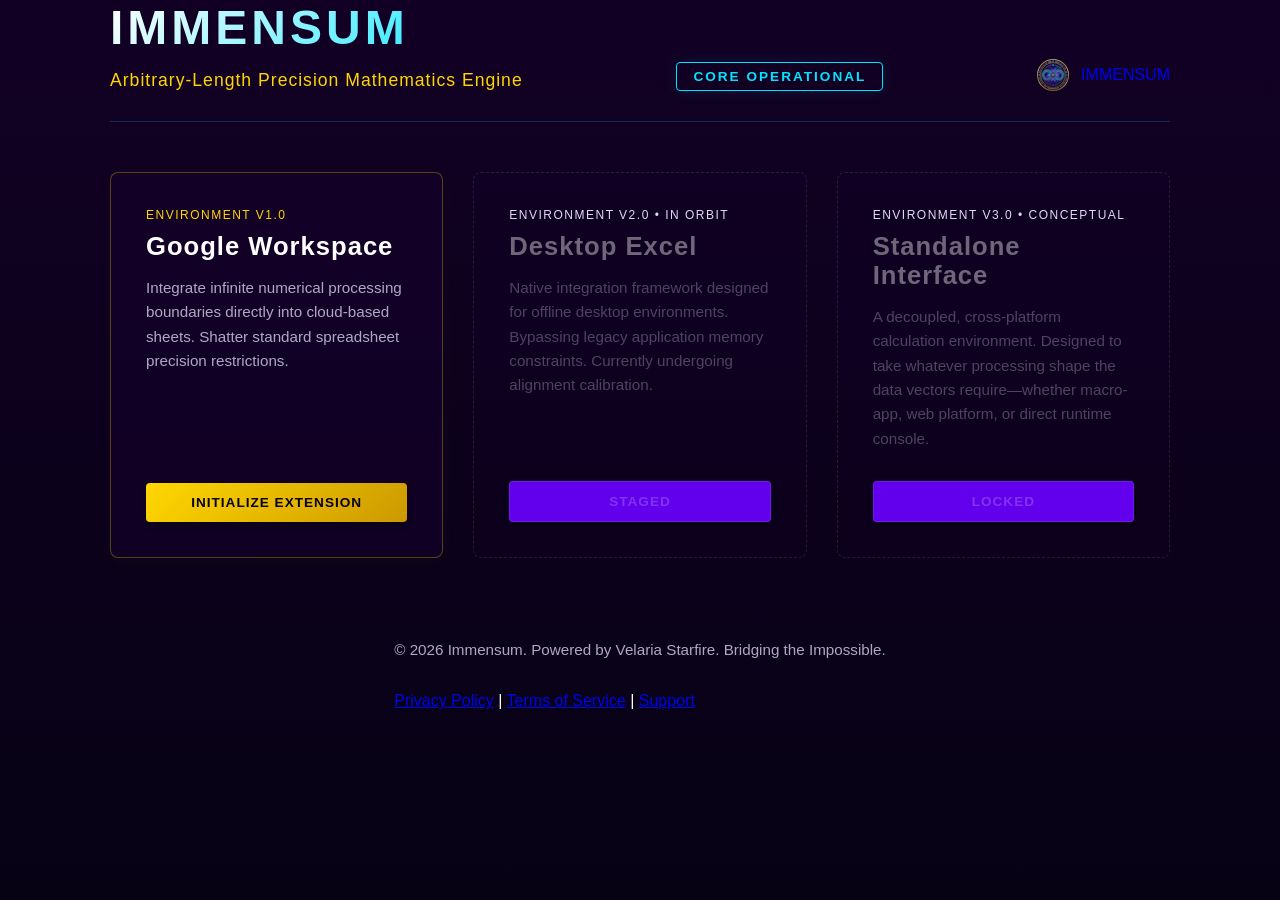
<file: index.html>
<!DOCTYPE html>
<html lang="en">
<head>
    <meta charset="UTF-8">
    <meta name="viewport" content="width=device-width, initial-scale=1.0">
    <title>Immensum Engine Core</title>
        <link rel="stylesheet" href="Assets/global.css">
    <style>
        :root {
            --space-bg: #060214;
            --nebula-glow: linear-gradient(180deg, #120024 0%, #060214 100%);
            --starlight: #e2d9f3;
            --electric-blue: #00e5ff;
            --cosmic-gold: #ffd700;
            --terminal-dark: #0a051d;
            --card-bg: rgba(26, 0, 51, 0.4);
        }

        body {
            background-color: var(--space-bg);
            background-image: var(--nebula-glow);
            color: #ffffff;
            font-family: -apple-system, BlinkMacSystemFont, "Segoe UI", Roboto, sans-serif;
            margin: 0;
            padding: 0;
            min-height: 100vh;
            display: flex;
            flex-direction: column;
        }

        .nav-back {
            padding: 30px 40px;
            max-width: 1200px;
            width: 100%;
            box-sizing: border-box;
            margin: 0 auto;
        }

        .nav-back a {
            color: var(--electric-blue);
            text-decoration: none;
            font-size: 0.9rem;
            letter-spacing: 1px;
            text-transform: uppercase;
            transition: opacity 0.2s;
        }

        .nav-back a:hover { opacity: 0.8; }

        .container {
            max-width: 1100px;
            width: 100%;
            margin: 0 auto;
            padding: 0 20px 80px 20px;
            box-sizing: border-box;
        }

        .engine-header {
            border-bottom: 1px solid rgba(0, 229, 255, 0.2);
            padding-bottom: 30px;
            margin-bottom: 50px;
        }

        .engine-title-area {
            display: flex;
            justify-content: space-between;
            align-items: flex-end;
            flex-wrap: wrap;
            gap: 20px;
        }

        h1 {
            font-size: 3rem;
            letter-spacing: 4px;
            margin: 0;
            text-transform: uppercase;
            background: linear-gradient(135deg, #ffffff 0%, var(--electric-blue) 100%);
            -webkit-background-clip: text;
            -webkit-text-fill-color: transparent;
        }

        .status-badge {
            border: 1px solid var(--electric-blue);
            color: var(--electric-blue);
            padding: 6px 16px;
            border-radius: 4px;
            font-size: 0.85rem;
            letter-spacing: 2px;
            text-transform: uppercase;
            font-weight: bold;
            box-shadow: 0 0 15px rgba(0, 229, 255, 0.1);
        }

        .tagline {
            color: var(--cosmic-gold);
            font-size: 1.1rem;
            letter-spacing: 1px;
            margin-top: 15px;
            font-weight: 500;
        }

        /* Module Grid Setup */
        .module-grid {
            display: grid;
            grid-template-columns: repeat(auto-fit, minmax(320px, 1fr));
            gap: 30px;
        }

        .module-card {
            background: var(--card-bg);
            border: 1px solid rgba(255, 255, 255, 0.05);
            border-radius: 8px;
            padding: 35px;
            display: flex;
            flex-direction: column;
            justify-content: space-between;
            min-height: 280px;
            transition: all 0.3s ease;
        }

        .module-card.active {
            border-color: rgba(255, 215, 0, 0.3);
            box-shadow: 0 5px 20px rgba(255, 215, 0, 0.03);
        }

        .module-card.placeholder {
            border-style: dashed;
            border-color: rgba(255, 255, 255, 0.1);
            background: rgba(26, 0, 51, 0.15);
        }

        .module-meta {
            font-size: 0.75rem;
            text-transform: uppercase;
            letter-spacing: 1.5px;
            color: var(--starlight);
            margin-bottom: 10px;
            display: block;
        }

        .module-card.active .module-meta {
            color: var(--cosmic-gold);
        }

        h2 {
            margin: 0 0 15px 0;
            font-size: 1.6rem;
            letter-spacing: 1px;
        }

        .module-card.placeholder h2 {
            color: rgba(255, 255, 255, 0.4);
        }

        p {
            color: #b0a8c3;
            line-height: 1.6;
            margin: 0 0 30px 0;
            font-size: 0.95rem;
        }

        .module-card.placeholder p {
            color: rgba(176, 168, 195, 0.4);
        }

        .btn {
            display: inline-block;
            text-align: center;
            padding: 12px 24px;
            border-radius: 4px;
            font-weight: bold;
            text-decoration: none;
            letter-spacing: 1px;
            text-transform: uppercase;
            font-size: 0.85rem;
            transition: all 0.2s ease;
        }

        .btn-primary {
            background: linear-gradient(135deg, var(--cosmic-gold) 0%, #cc9900 100%);
            color: #060214;
        }

        .btn-primary:hover { opacity: 0.9; }

        .btn-disabled {
            border: 1px solid rgba(255,255,255,0.1);
            color: rgba(255,255,255,0.2);
            cursor: not-allowed;
        }

        .footer {
            margin-top: auto;
            padding: 40px 20px;
            text-align: center;
            color: rgba(255,255,255,0.2);
            font-size: 0.8rem;
            letter-spacing: 2px;
            text-transform: uppercase;
        }
    </style>
</head>
<body>

    <main class="container">
        <header class="engine-header">
            <div class="engine-title-area">
                <div>
                    <h1>Immensum</h1>
                    <div class="tagline">Arbitrary-Length Precision Mathematics Engine</div>
                </div>
                <div class="status-badge">Core Operational</div>
                      <div class="logo-container" style="display: flex; align-items: center; gap: 0.75rem;">
            <a href="index.html" style="display: flex; align-items: center; gap: 0.75rem; text-decoration: none;">
                <img src="Assets/Logo_32.png" alt="Immensum Logo" style="width: 32px; height: 32px;">
                <span class="brand-name">IMMENSUM</span>
            </a>
       </div>
            </div>
        </header>

        <section class="module-grid">
            <!-- MODULE 1: GOOGLE SHEETS DEPLOYMENT -->
            <article class="module-card active">
                <div>
                    <span class="module-meta">Environment v1.0</span>
                    <h2>Google Workspace</h2>
                    <p>Integrate infinite numerical processing boundaries directly into cloud-based sheets. Shatter standard spreadsheet precision restrictions.</p>
                </div>
                <!-- You can swap this link with your actual installation URL later -->
                <a href="https://velariastarfire.github.io/Immensum/sheets-module.html" class="btn btn-primary">Initialize Extension</a>
            </article>

            <!-- MODULE 2: EXCEL PIPELINE PLACEHOLDER -->
            <article class="module-card placeholder">
                <div>
                    <span class="module-meta">Environment v2.0 • In Orbit</span>
                    <h2>Desktop Excel</h2>
                    <p>Native integration framework designed for offline desktop environments. Bypassing legacy application memory constraints. Currently undergoing alignment calibration.</p>
                </div>
                <a href="#" class="btn btn-disabled" onclick="return false;">Staged</a>
            </article>

            <!-- MODULE 3: THE FUTURE APPLICATION VENTURE -->
            <article class="module-card placeholder">
                <div>
                    <span class="module-meta">Environment v3.0 • Conceptual</span>
                    <h2>Standalone Interface</h2>
                    <p>A decoupled, cross-platform calculation environment. Designed to take whatever processing shape the data vectors require—whether macro-app, web platform, or direct runtime console.</p>
                </div>
                <a href="#" class="btn btn-disabled" onclick="return false;">Locked</a>
            </article>
        </section>
    </main>

    <!-- 🛠️ FOOTER -->
    <footer class="forge-footer">
        <div class="footer-content">
            <p>&copy; 2026 Immensum. Powered by Velaria Starfire. Bridging the Impossible.</p>
            <nav class="legal-links">
                <a href="privacy.html">Privacy Policy</a>
                <span class="divider">|</span>
                <a href="terms.html">Terms of Service</a>
                <span class="divider">|</span>
                <a href="https://github.com/velariastarfire/Immensum/issues" target="_blank">Support</a>
            </nav>
        </div>
    </footer>

</body>
</html>




</body>
</html>
</file>
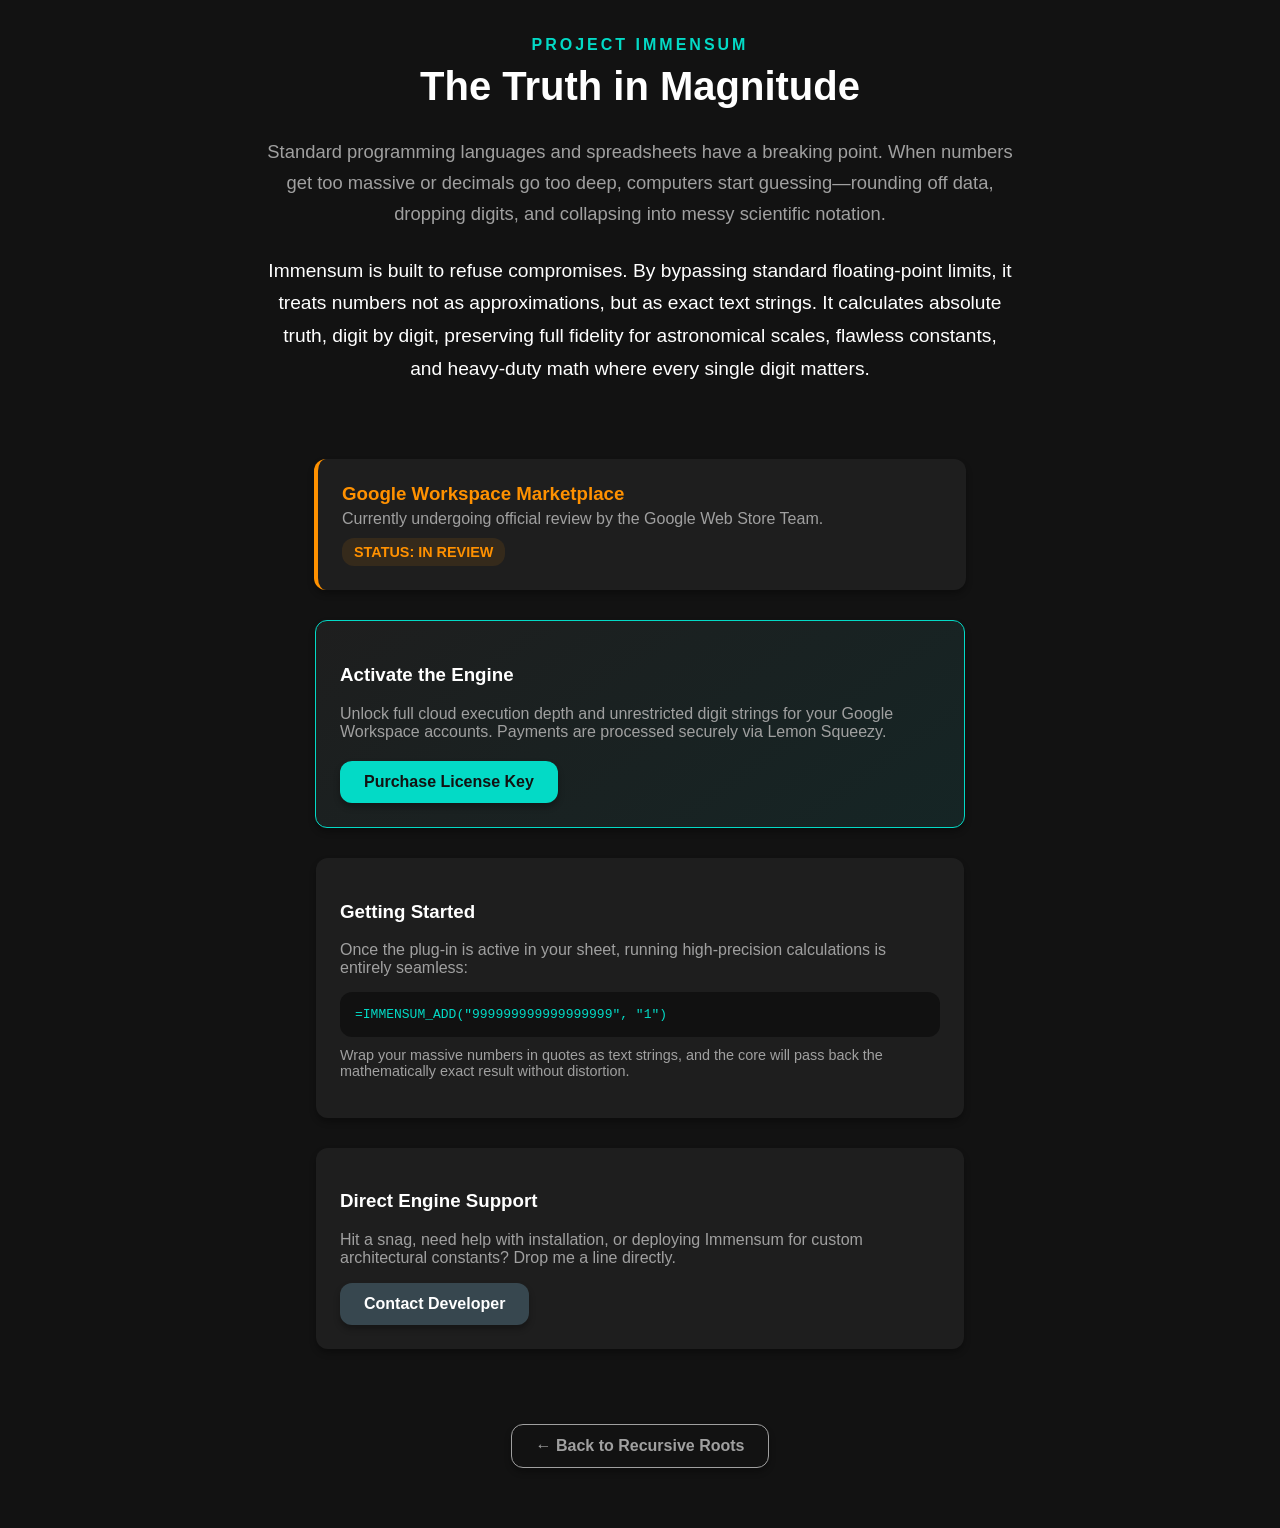
<file: immensum/index.html>
<!DOCTYPE html>
<html lang="en">
<head>
    <meta charset="UTF-8">
    <meta name="viewport" content="width=device-width, initial-scale=1.0">
    <title>Immensum - Google Sheets Dashboard</title>
    <!-- Reusing your uniform design system -->
    <link rel="stylesheet" href="../global.css">
</head>
<body>

    <!-- Our Remastered Philosophy Intro -->
    <header style="text-align: center; margin-bottom: 40px; max-width: 750px;">
        <p style="color: var(--accent-color); font-weight: bold; letter-spacing: 3px; margin-bottom: 10px;">PROJECT IMMENSUM</p>
        <h1 style="font-size: 2.5rem; margin-top: 0;">The Truth in Magnitude</h1>

        <p style="color: var(--text-muted); font-size: 1.15rem; line-height: 1.7; margin-bottom: 25px;">
            Standard programming languages and spreadsheets have a breaking point. When numbers get too massive or decimals go too deep, computers start guessing—rounding off data, dropping digits, and collapsing into messy scientific notation.
        </p>

        <p style="color: var(--text-main); font-size: 1.2rem; line-height: 1.7; font-weight: 500;">
            Immensum is built to refuse compromises. By bypassing standard floating-point limits, it treats numbers not as approximations, but as exact text strings. It calculates absolute truth, digit by digit, preserving full fidelity for astronomical scales, flawless constants, and heavy-duty math where every single digit matters.
        </p>
    </header>

    <main style="display: flex; flex-direction: column; align-items: center; width: 100%;">

        <!-- Store Status Card -->
        <div class="card" style="border-left: 4px solid #ff9100; display: flex; justify-content: space-between; align-items: center; flex-wrap: wrap;">
            <div>
                <h3 style="margin: 0; color: #ff9100;">Google Workspace Marketplace</h3>
                <p style="margin: 5px 0 0 0; color: var(--text-muted);">Currently undergoing official review by the Google Web Store Team.</p>
            </div>
            <span style="background: rgba(255, 145, 0, 0.1); color: #ff9100; padding: 6px 12px; border-radius: var(--rounded-corners); font-weight: bold; font-size: 0.9rem; margin-top: 10px;">STATUS: IN REVIEW</span>
        </div>

        <!-- Lemon Squeezy Purchasing Gateway -->
        <div class="card" style="border: 1px solid var(--accent-color); background: linear-gradient(145deg, var(--card-background), #152525);">
            <h3>Activate the Engine</h3>
            <p style="color: var(--text-muted); margin-bottom: 20px;">
                Unlock full cloud execution depth and unrestricted digit strings for your Google Workspace accounts. Payments are processed securely via Lemon Squeezy.
            </p>
            <!-- Uniform rounded button with your theme color -->
            <button class="btn" style="background-color: var(--accent-color); color: #121212;" onclick="window.open('https://your-lemon-squeezy-link-here', '_blank')">
                Purchase License Key
            </button>
        </div>

        <!-- How To Use / Getting Started -->
        <div class="card">
            <h3>Getting Started</h3>
            <p style="color: var(--text-muted); margin-bottom: 15px;">Once the plug-in is active in your sheet, running high-precision calculations is entirely seamless:</p>

            <div style="background: #111; padding: 15px; border-radius: var(--rounded-corners); margin-bottom: 10px; font-family: monospace; color: var(--accent-color);">
                =IMMENSUM_ADD("999999999999999999", "1")
            </div>
            <p style="color: var(--text-muted); font-size: 0.9rem; margin-top: 0;">
                Wrap your massive numbers in quotes as text strings, and the core will pass back the mathematically exact result without distortion.
            </p>
        </div>

        <!-- Support / Contact Portal -->
        <div class="card">
            <h3>Direct Engine Support</h3>
            <p style="color: var(--text-muted);">
                Hit a snag, need help with installation, or deploying Immensum for custom architectural constants? Drop me a line directly.
            </p>
            <!-- Reusing button styles, making it look distinct -->
            <button class="btn" style="background-color: #37474f;" onclick="window.location.href='mailto:your-email@here.com?subject=Immensum%20Support'">
                Contact Developer
            </button>
        </div>

    </main>

    <!-- Uniform Navigation Footer -->
    <footer style="margin-top: 60px; margin-bottom: 40px;">
        <button class="btn" style="background-color: transparent; border: 1px solid var(--text-muted); color: var(--text-muted);" onclick="window.location.href='../index.html'">← Back to Recursive Roots</button>
    </footer>

</body>
</html>
</file>
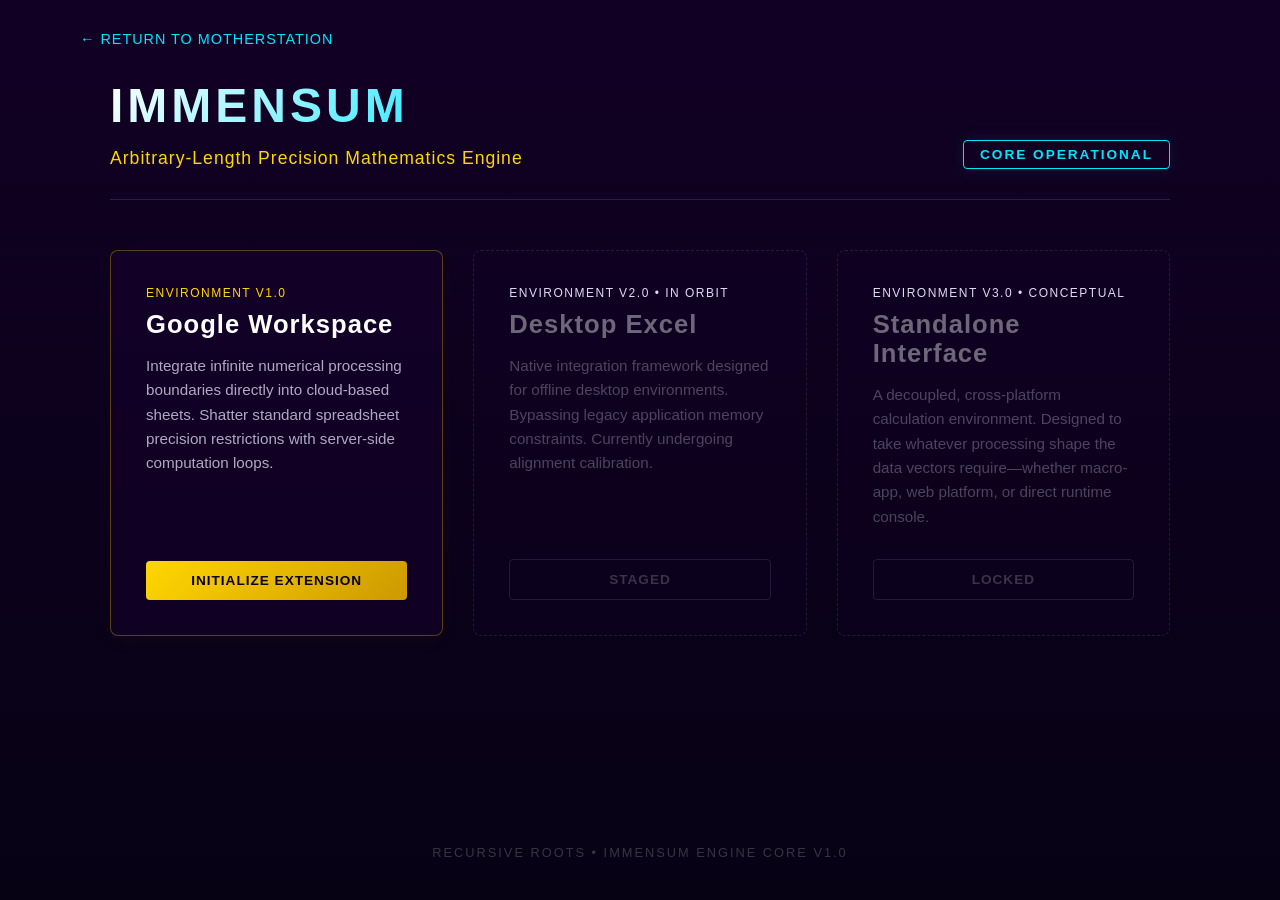
<file: Immensum/index.html>
<!DOCTYPE html>
<html lang="en">
<head>
    <meta charset="UTF-8">
    <meta name="viewport" content="width=device-width, initial-scale=1.0">
    <title>Immensum Engine Core</title>
    <style>
        :root {
            --space-bg: #060214;
            --nebula-glow: linear-gradient(180deg, #120024 0%, #060214 100%);
            --starlight: #e2d9f3;
            --electric-blue: #00e5ff;
            --cosmic-gold: #ffd700;
            --terminal-dark: #0a051d;
            --card-bg: rgba(26, 0, 51, 0.4);
        }

        body {
            background-color: var(--space-bg);
            background-image: var(--nebula-glow);
            color: #ffffff;
            font-family: -apple-system, BlinkMacSystemFont, "Segoe UI", Roboto, sans-serif;
            margin: 0;
            padding: 0;
            min-height: 100vh;
            display: flex;
            flex-direction: column;
        }

        .nav-back {
            padding: 30px 40px;
            max-width: 1200px;
            width: 100%;
            box-sizing: border-box;
            margin: 0 auto;
        }

            .nav-back a {
                color: var(--electric-blue);
                text-decoration: none;
                font-size: 0.9rem;
                letter-spacing: 1px;
                text-transform: uppercase;
                transition: opacity 0.2s;
            }

                .nav-back a:hover {
                    opacity: 0.8;
                }

        .container {
            max-width: 1100px;
            width: 100%;
            margin: 0 auto;
            padding: 0 20px 80px 20px;
            box-sizing: border-box;
        }

        .engine-header {
            border-bottom: 1px solid rgba(0, 229, 255, 0.2);
            padding-bottom: 30px;
            margin-bottom: 50px;
        }

        .engine-title-area {
            display: flex;
            justify-content: space-between;
            align-items: flex-end;
            flex-wrap: wrap;
            gap: 20px;
        }

        h1 {
            font-size: 3rem;
            letter-spacing: 4px;
            margin: 0;
            text-transform: uppercase;
            background: linear-gradient(135deg, #ffffff 0%, var(--electric-blue) 100%);
            -webkit-background-clip: text;
            -webkit-text-fill-color: transparent;
        }

        .status-badge {
            border: 1px solid var(--electric-blue);
            color: var(--electric-blue);
            padding: 6px 16px;
            border-radius: 4px;
            font-size: 0.85rem;
            letter-spacing: 2px;
            text-transform: uppercase;
            font-weight: bold;
            box-shadow: 0 0 15px rgba(0, 229, 255, 0.1);
        }

        .tagline {
            color: var(--cosmic-gold);
            font-size: 1.1rem;
            letter-spacing: 1px;
            margin-top: 15px;
            font-weight: 500;
        }

        /* Module Grid Setup */
        .module-grid {
            display: grid;
            grid-template-columns: repeat(auto-fit, minmax(320px, 1fr));
            gap: 30px;
        }

        .module-card {
            background: var(--card-bg);
            border: 1px solid rgba(255, 255, 255, 0.05);
            border-radius: 8px;
            padding: 35px;
            display: flex;
            flex-direction: column;
            justify-content: space-between;
            min-height: 280px;
            transition: all 0.3s ease;
        }

            .module-card.active {
                border-color: rgba(255, 215, 0, 0.3);
                box-shadow: 0 5px 20px rgba(255, 215, 0, 0.03);
            }

            .module-card.placeholder {
                border-style: dashed;
                border-color: rgba(255, 255, 255, 0.1);
                background: rgba(26, 0, 51, 0.15);
            }

        .module-meta {
            font-size: 0.75rem;
            text-transform: uppercase;
            letter-spacing: 1.5px;
            color: var(--starlight);
            margin-bottom: 10px;
            display: block;
        }

        .module-card.active .module-meta {
            color: var(--cosmic-gold);
        }

        h2 {
            margin: 0 0 15px 0;
            font-size: 1.6rem;
            letter-spacing: 1px;
        }

        .module-card.placeholder h2 {
            color: rgba(255, 255, 255, 0.4);
        }

        p {
            color: #b0a8c3;
            line-height: 1.6;
            margin: 0 0 30px 0;
            font-size: 0.95rem;
        }

        .module-card.placeholder p {
            color: rgba(176, 168, 195, 0.4);
        }

        .btn {
            display: inline-block;
            text-align: center;
            padding: 12px 24px;
            border-radius: 4px;
            font-weight: bold;
            text-decoration: none;
            letter-spacing: 1px;
            text-transform: uppercase;
            font-size: 0.85rem;
            transition: all 0.2s ease;
        }

        .btn-primary {
            background: linear-gradient(135deg, var(--cosmic-gold) 0%, #cc9900 100%);
            color: #060214;
        }

            .btn-primary:hover {
                opacity: 0.9;
            }

        .btn-disabled {
            border: 1px solid rgba(255,255,255,0.1);
            color: rgba(255,255,255,0.2);
            cursor: not-allowed;
        }

        .footer {
            margin-top: auto;
            padding: 40px 20px;
            text-align: center;
            color: rgba(255,255,255,0.2);
            font-size: 0.8rem;
            letter-spacing: 2px;
            text-transform: uppercase;
        }
    </style>
</head>
<body>

    <nav class="nav-back">
        <a href="../">← Return to Motherstation</a>
    </nav>

    <main class="container">
        <header class="engine-header">
            <div class="engine-title-area">
                <div>
                    <h1>Immensum</h1>
                    <div class="tagline">Arbitrary-Length Precision Mathematics Engine</div>
                </div>
                <div class="status-badge">Core Operational</div>
            </div>
        </header>

        <section class="module-grid">
            <!-- MODULE 1: GOOGLE SHEETS DEPLOYMENT -->
            <article class="module-card active">
                <div>
                    <span class="module-meta">Environment v1.0</span>
                    <h2>Google Workspace</h2>
                    <p>Integrate infinite numerical processing boundaries directly into cloud-based sheets. Shatter standard spreadsheet precision restrictions with server-side computation loops.</p>
                </div>
                <!-- You can swap this link with your actual installation URL later -->
                <a href="#" class="btn btn-primary">Initialize Extension</a>
            </article>

            <!-- MODULE 2: EXCEL PIPELINE PLACEHOLDER -->
            <article class="module-card placeholder">
                <div>
                    <span class="module-meta">Environment v2.0 • In Orbit</span>
                    <h2>Desktop Excel</h2>
                    <p>Native integration framework designed for offline desktop environments. Bypassing legacy application memory constraints. Currently undergoing alignment calibration.</p>
                </div>
                <a href="#" class="btn btn-disabled" onclick="return false;">Staged</a>
            </article>

            <!-- MODULE 3: THE FUTURE APPLICATION VENTURE -->
            <article class="module-card placeholder">
                <div>
                    <span class="module-meta">Environment v3.0 • Conceptual</span>
                    <h2>Standalone Interface</h2>
                    <p>A decoupled, cross-platform calculation environment. Designed to take whatever processing shape the data vectors require—whether macro-app, web platform, or direct runtime console.</p>
                </div>
                <a href="#" class="btn btn-disabled" onclick="return false;">Locked</a>
            </article>
        </section>
    </main>

    <footer class="footer">
        Recursive Roots • Immensum Engine Core v1.0
    </footer>

</body>
</html>
</file>
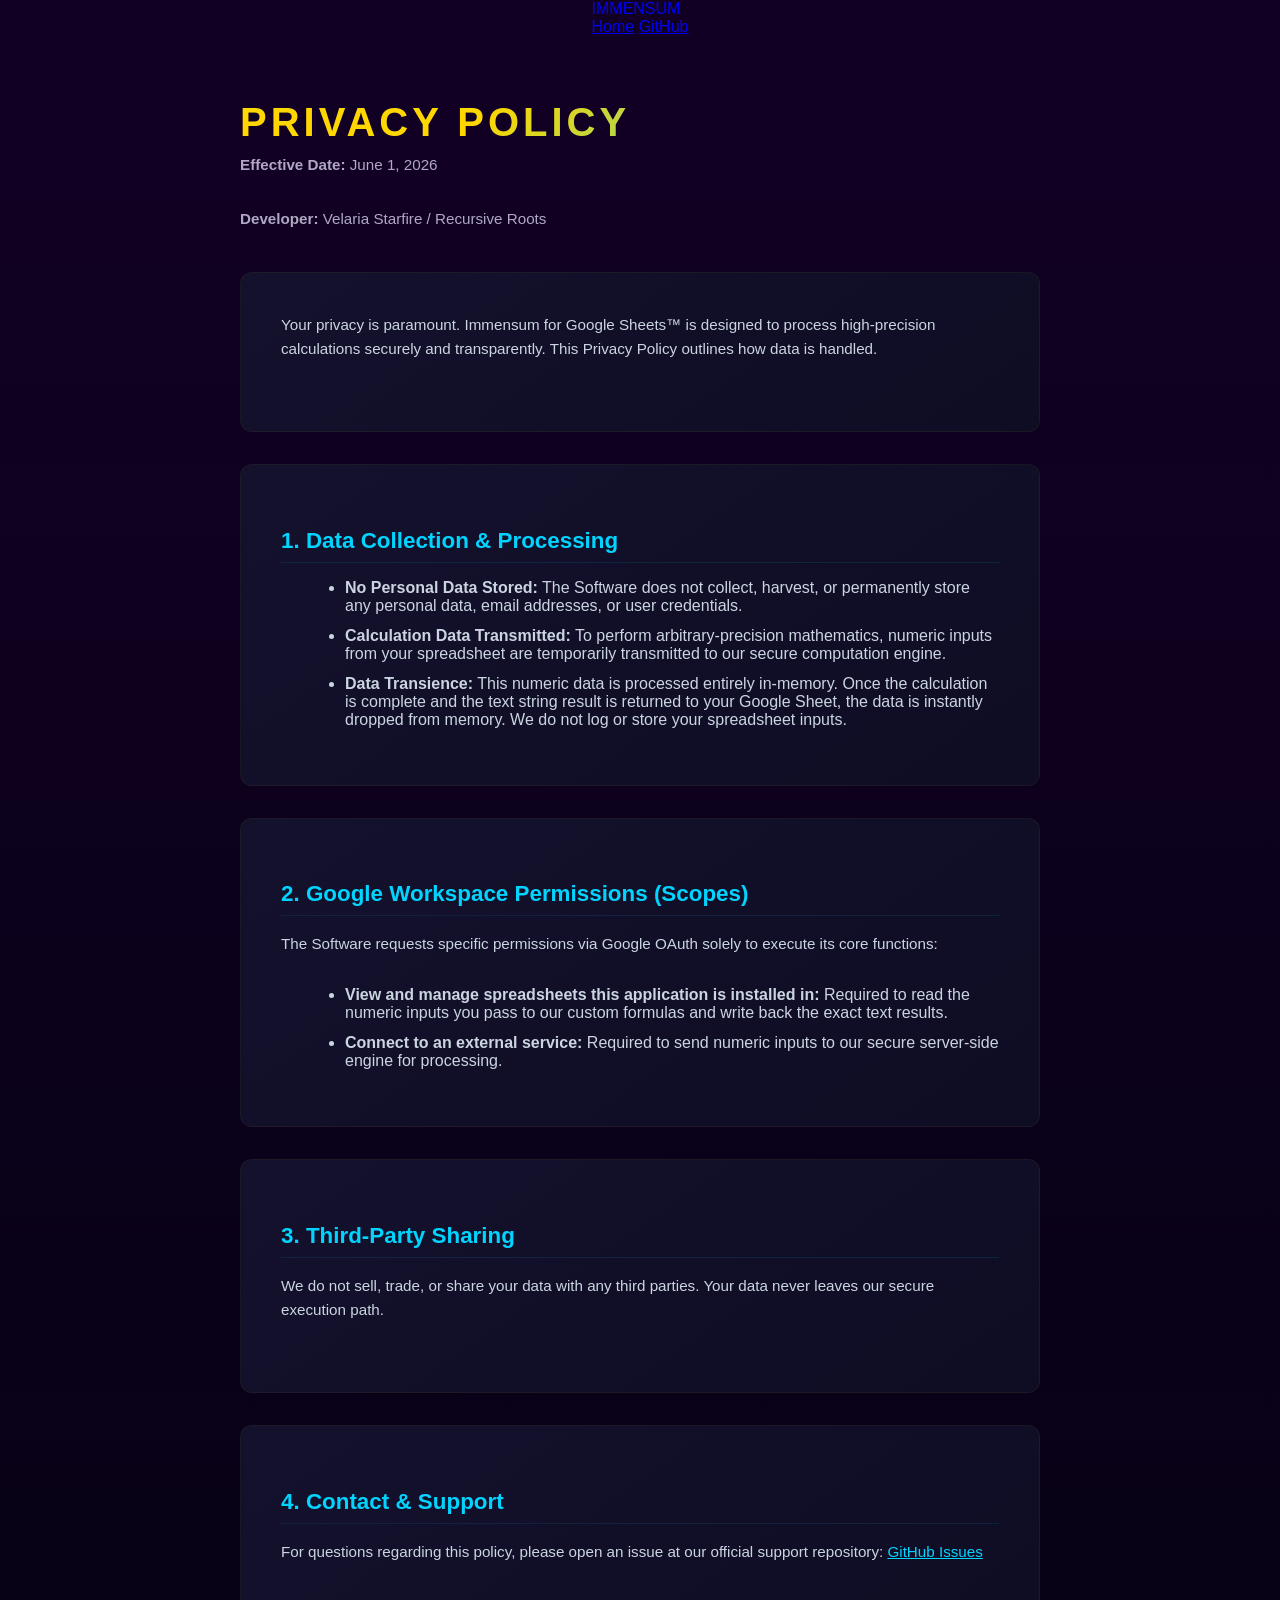
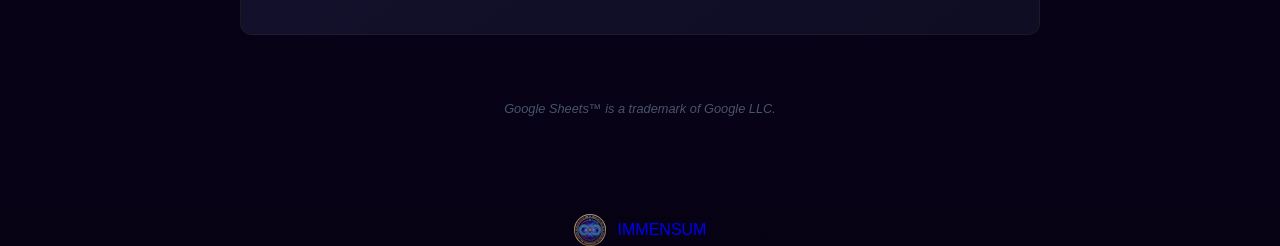
<file: privacy.html>
<!DOCTYPE html>
<html lang="en">
<head>
    <meta charset="UTF-8">
    <meta name="viewport" content="width=device-width, initial-scale=1.0">
    <title>Privacy Policy | Immensum</title>
    <link rel="stylesheet" href="Assets/global.css">
    <style>

        :root {
            --space-bg: #060214;
            --nebula-glow: linear-gradient(180deg, #120024 0%, #060214 100%);
            --starlight: #e2d9f3;
            --electric-blue: #00e5ff;
            --cosmic-gold: #ffd700;
            --terminal-dark: #0a051d;
            --card-bg: rgba(26, 0, 51, 0.4);
        }

        body {
            background-color: var(--space-bg);
            background-image: var(--nebula-glow);
            color: #ffffff;
            font-family: -apple-system, BlinkMacSystemFont, "Segoe UI", Roboto, sans-serif;
            margin: 0;
            padding: 0;
            min-height: 100vh;
            display: flex;
            flex-direction: column;
        }

        .nav-back {
            padding: 30px 40px;
            max-width: 1200px;
            width: 100%;
            box-sizing: border-box;
            margin: 0 auto;
        }

        .nav-back a {
            color: var(--electric-blue);
            text-decoration: none;
            font-size: 0.9rem;
            letter-spacing: 1px;
            text-transform: uppercase;
            transition: opacity 0.2s;
        }

        .nav-back a:hover { opacity: 0.8; }

        .container {
            max-width: 1100px;
            width: 100%;
            margin: 0 auto;
            padding: 0 20px 80px 20px;
            box-sizing: border-box;
        }

        .engine-header {
            border-bottom: 1px solid rgba(0, 229, 255, 0.2);
            padding-bottom: 30px;
            margin-bottom: 50px;
        }

        .engine-title-area {
            display: flex;
            justify-content: space-between;
            align-items: flex-end;
            flex-wrap: wrap;
            gap: 20px;
        }

        h1 {
            font-size: 3rem;
            letter-spacing: 4px;
            margin: 0;
            text-transform: uppercase;
            background: linear-gradient(135deg, #ffffff 0%, var(--electric-blue) 100%);
            -webkit-background-clip: text;
            -webkit-text-fill-color: transparent;
        }

        .status-badge {
            border: 1px solid var(--electric-blue);
            color: var(--electric-blue);
            padding: 6px 16px;
            border-radius: 4px;
            font-size: 0.85rem;
            letter-spacing: 2px;
            text-transform: uppercase;
            font-weight: bold;
            box-shadow: 0 0 15px rgba(0, 229, 255, 0.1);
        }

        .tagline {
            color: var(--cosmic-gold);
            font-size: 1.1rem;
            letter-spacing: 1px;
            margin-top: 15px;
            font-weight: 500;
        }

        /* Module Grid Setup */
        .module-grid {
            display: grid;
            grid-template-columns: repeat(auto-fit, minmax(320px, 1fr));
            gap: 30px;
        }

        .module-card {
            background: var(--card-bg);
            border: 1px solid rgba(255, 255, 255, 0.05);
            border-radius: 8px;
            padding: 35px;
            display: flex;
            flex-direction: column;
            justify-content: space-between;
            min-height: 280px;
            transition: all 0.3s ease;
        }

        .module-card.active {
            border-color: rgba(255, 215, 0, 0.3);
            box-shadow: 0 5px 20px rgba(255, 215, 0, 0.03);
        }

        .module-card.placeholder {
            border-style: dashed;
            border-color: rgba(255, 255, 255, 0.1);
            background: rgba(26, 0, 51, 0.15);
        }

        .module-meta {
            font-size: 0.75rem;
            text-transform: uppercase;
            letter-spacing: 1.5px;
            color: var(--starlight);
            margin-bottom: 10px;
            display: block;
        }

        .module-card.active .module-meta {
            color: var(--cosmic-gold);
        }

        h2 {
            margin: 0 0 15px 0;
            font-size: 1.6rem;
            letter-spacing: 1px;
        }

        .module-card.placeholder h2 {
            color: rgba(255, 255, 255, 0.4);
        }

        p {
            color: #b0a8c3;
            line-height: 1.6;
            margin: 0 0 30px 0;
            font-size: 0.95rem;
        }

        .module-card.placeholder p {
            color: rgba(176, 168, 195, 0.4);
        }

        .btn {
            display: inline-block;
            text-align: center;
            padding: 12px 24px;
            border-radius: 4px;
            font-weight: bold;
            text-decoration: none;
            letter-spacing: 1px;
            text-transform: uppercase;
            font-size: 0.85rem;
            transition: all 0.2s ease;
        }

        .btn-primary {
            background: linear-gradient(135deg, var(--cosmic-gold) 0%, #cc9900 100%);
            color: #060214;
        }

        .btn-primary:hover { opacity: 0.9; }

        .btn-disabled {
            border: 1px solid rgba(255,255,255,0.1);
            color: rgba(255,255,255,0.2);
            cursor: not-allowed;
        }

        .footer {
            margin-top: auto;
            padding: 40px 20px;
            text-align: center;
            color: rgba(255,255,255,0.2);
            font-size: 0.8rem;
            letter-spacing: 2px;
            text-transform: uppercase;
        }
        /* Extra structural polish for long legal walls */
        .legal-container {
            max-width: 800px;
            margin: 4rem auto;
            padding: 0 2rem;
        }
        .legal-container h1 {
            font-size: 2.5rem;
            margin-bottom: 0.5rem;
            background: linear-gradient(135deg, #ffd700 30%, #00d4ff 100%);
            -webkit-background-clip: text;
            -webkit-text-fill-color: transparent;
        }
        .meta-info {
            color: #64748b;
            margin-bottom: 2.5rem;
            font-size: 0.95rem;
        }
        .legal-section {
            background: linear-gradient(145deg, #13112c, #0f0d24);
            border: 1px solid rgba(255, 215, 0, 0.05);
            padding: 2.5rem;
            border-radius: 12px;
            margin-bottom: 2rem;
        }
        .legal-section h3 {
            color: #00d4ff;
            margin-bottom: 1rem;
            font-size: 1.4rem;
            border-bottom: 1px solid rgba(0, 212, 255, 0.1);
            padding-bottom: 0.5rem;
        }
        .legal-section ul {
            margin-left: 1.5rem;
            margin-top: 0.5rem;
        }
        .legal-section li {
            margin-bottom: 0.75rem;
            color: #cbd5e1;
        }
        .legal-section p {
            color: #cbd5e1;
        }
        .trademark {
            font-size: 0.8rem;
            color: #475569;
            text-align: center;
            margin-top: 4rem;
        }
    </style>
</head>
<body>

    <!-- 🌌 NAV BAR -->
    <header class="forge-header">
        <div class="logo-container">
            <a href="index.html" style="text-decoration: none;"><span class="brand-name">IMMENSUM</span></a>
        </div>
        <nav class="nav-links">
            <a href="index.html">Home</a>
            <a href="https://github.com/velariastarfire/Immensum" target="_blank">GitHub</a>
        </nav>
    </header>

    <!-- ⚖️ LEGAL BODY -->
    <main class="legal-container">
        <h1>Privacy Policy</h1>
        <div class="meta-info">
            <p><strong>Effective Date:</strong> June 1, 2026</p>
            <p><strong>Developer:</strong> Velaria Starfire / Recursive Roots</p>
        </div>

        <section class="legal-section">
            <p>Your privacy is paramount. Immensum for Google Sheets™ is designed to process high-precision calculations securely and transparently. This Privacy Policy outlines how data is handled.</p>
        </section>

        <section class="legal-section">
            <h3>1. Data Collection & Processing</h3>
            <ul>
                <li><strong>No Personal Data Stored:</strong> The Software does not collect, harvest, or permanently store any personal data, email addresses, or user credentials.</li>
                <li><strong>Calculation Data Transmitted:</strong> To perform arbitrary-precision mathematics, numeric inputs from your spreadsheet are temporarily transmitted to our secure computation engine.</li>
                <li><strong>Data Transience:</strong> This numeric data is processed entirely in-memory. Once the calculation is complete and the text string result is returned to your Google Sheet, the data is instantly dropped from memory. We do not log or store your spreadsheet inputs.</li>
            </ul>
        </section>

        <section class="legal-section">
            <h3>2. Google Workspace Permissions (Scopes)</h3>
            <p>The Software requests specific permissions via Google OAuth solely to execute its core functions:</p>
            <ul>
                <li><strong>View and manage spreadsheets this application is installed in:</strong> Required to read the numeric inputs you pass to our custom formulas and write back the exact text results.</li>
                <li><strong>Connect to an external service:</strong> Required to send numeric inputs to our secure server-side engine for processing.</li>
            </ul>
        </section>

        <section class="legal-section">
            <h3>3. Third-Party Sharing</h3>
            <p>We do not sell, trade, or share your data with any third parties. Your data never leaves our secure execution path.</p>
        </section>

        <section class="legal-section">
            <h3>4. Contact & Support</h3>
            <p>For questions regarding this policy, please open an issue at our official support repository: <a href="https://github.com/velariastarfire/Immensum/issues" target="_blank" style="color: #00d4ff;">GitHub Issues</a></p>
        </section>

        <p class="trademark"><em>Google Sheets™ is a trademark of Google LLC.</em></p>
    </main>

    <!-- 🛠️ FOOTER -->
    <footer class="forge-footer">
      <div class="logo-container" style="display: flex; align-items: center; gap: 0.75rem;">
            <a href="index.html" style="display: flex; align-items: center; gap: 0.75rem; text-decoration: none;">
            <img src="Assets/Logo_32.png" alt="Immensum Logo" style="width: 32px; height: 32px;">
                <span class="brand-name">IMMENSUM</span>
            </a>
      </div>  
    </footer>

</body>
</html>
</file>
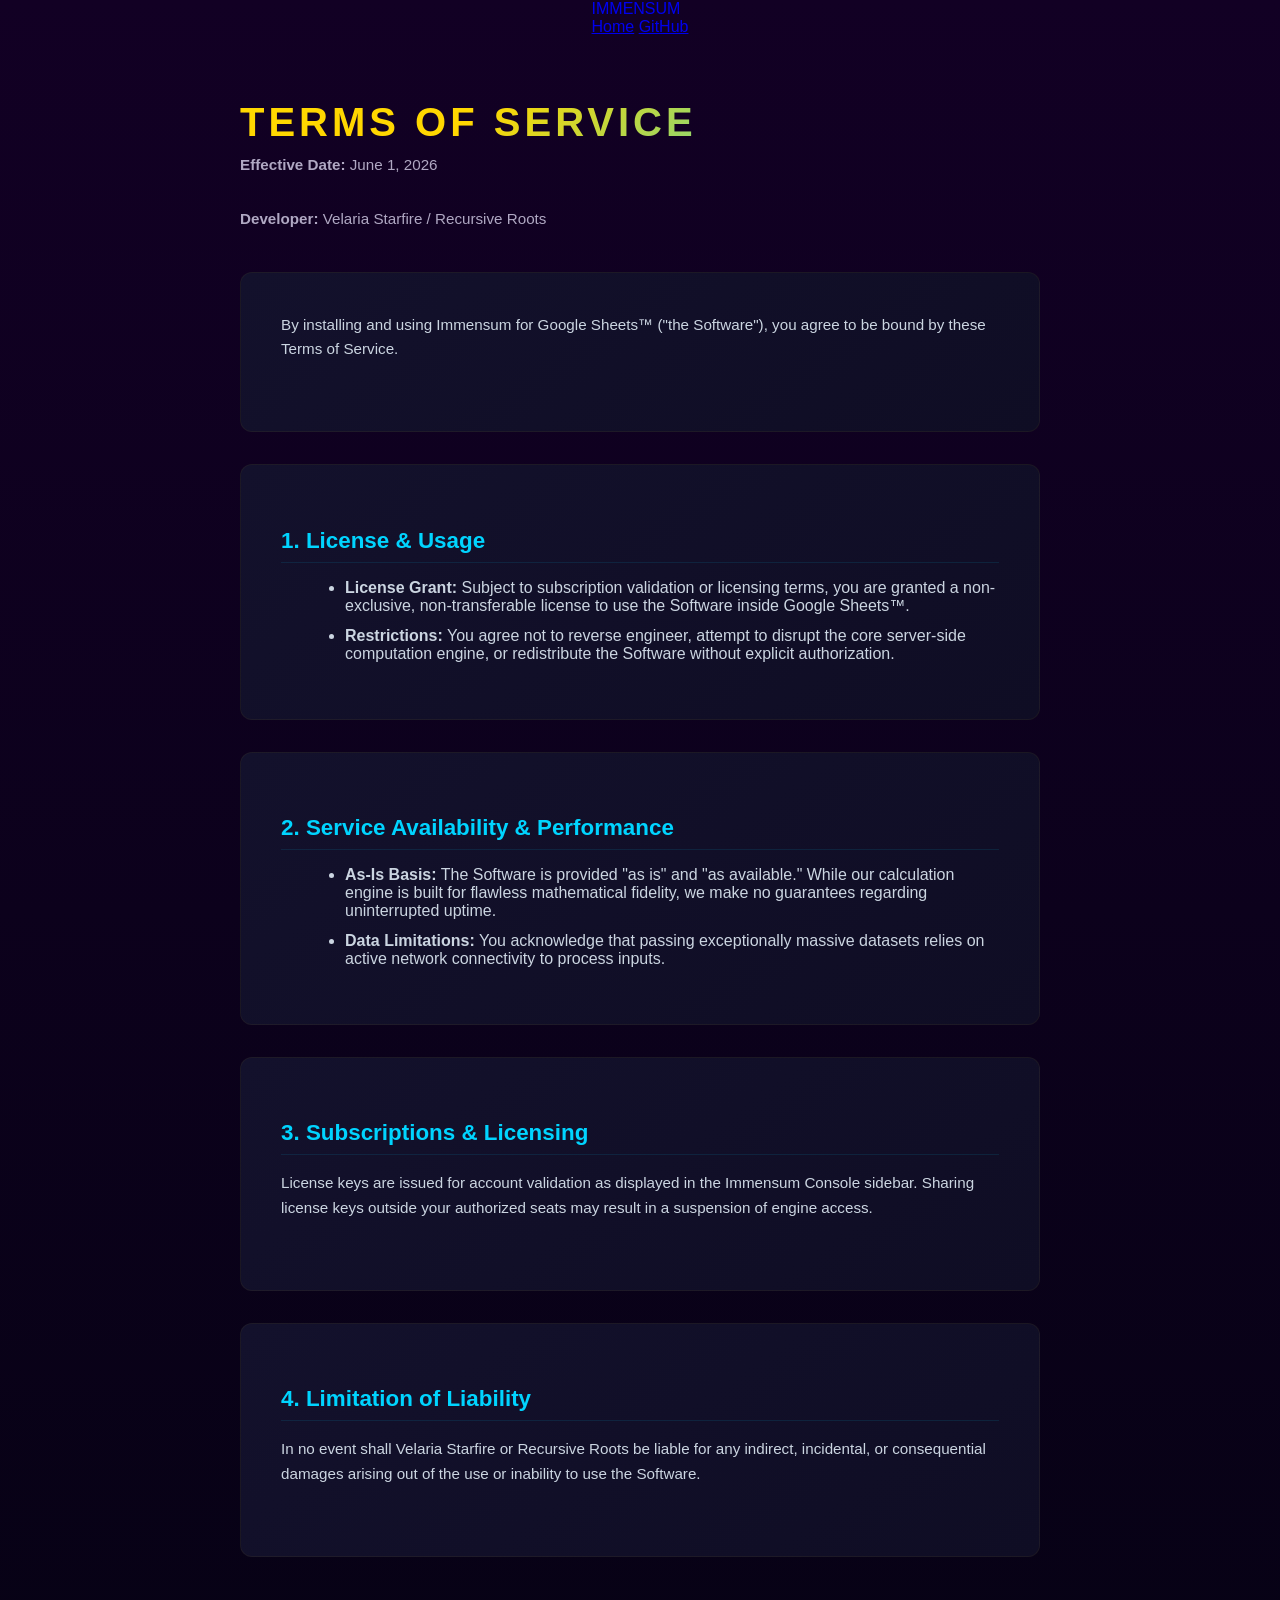
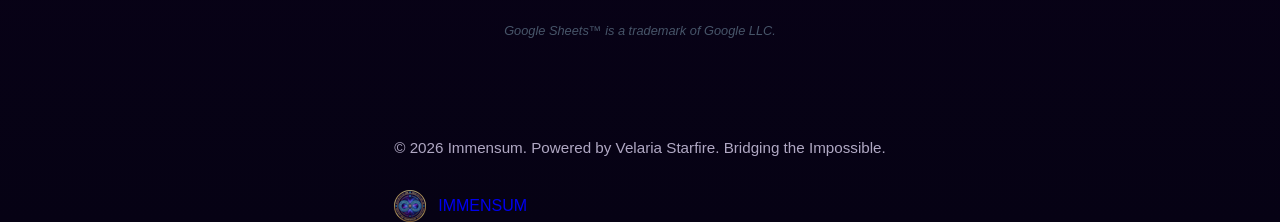
<file: terms.html>
<!DOCTYPE html>
<html lang="en">
<head>
    <meta charset="UTF-8">
    <meta name="viewport" content="width=device-width, initial-scale=1.0">
    <title>Terms of Service | Immensum</title>
    <link rel="stylesheet" href="Assets/global.css">
    <style>
                :root {
            --space-bg: #060214;
            --nebula-glow: linear-gradient(180deg, #120024 0%, #060214 100%);
            --starlight: #e2d9f3;
            --electric-blue: #00e5ff;
            --cosmic-gold: #ffd700;
            --terminal-dark: #0a051d;
            --card-bg: rgba(26, 0, 51, 0.4);
        }

        body {
            background-color: var(--space-bg);
            background-image: var(--nebula-glow);
            color: #ffffff;
            font-family: -apple-system, BlinkMacSystemFont, "Segoe UI", Roboto, sans-serif;
            margin: 0;
            padding: 0;
            min-height: 100vh;
            display: flex;
            flex-direction: column;
        }

        .nav-back {
            padding: 30px 40px;
            max-width: 1200px;
            width: 100%;
            box-sizing: border-box;
            margin: 0 auto;
        }

        .nav-back a {
            color: var(--electric-blue);
            text-decoration: none;
            font-size: 0.9rem;
            letter-spacing: 1px;
            text-transform: uppercase;
            transition: opacity 0.2s;
        }

        .nav-back a:hover { opacity: 0.8; }

        .container {
            max-width: 1100px;
            width: 100%;
            margin: 0 auto;
            padding: 0 20px 80px 20px;
            box-sizing: border-box;
        }

        .engine-header {
            border-bottom: 1px solid rgba(0, 229, 255, 0.2);
            padding-bottom: 30px;
            margin-bottom: 50px;
        }

        .engine-title-area {
            display: flex;
            justify-content: space-between;
            align-items: flex-end;
            flex-wrap: wrap;
            gap: 20px;
        }

        h1 {
            font-size: 3rem;
            letter-spacing: 4px;
            margin: 0;
            text-transform: uppercase;
            background: linear-gradient(135deg, #ffffff 0%, var(--electric-blue) 100%);
            -webkit-background-clip: text;
            -webkit-text-fill-color: transparent;
        }

        .status-badge {
            border: 1px solid var(--electric-blue);
            color: var(--electric-blue);
            padding: 6px 16px;
            border-radius: 4px;
            font-size: 0.85rem;
            letter-spacing: 2px;
            text-transform: uppercase;
            font-weight: bold;
            box-shadow: 0 0 15px rgba(0, 229, 255, 0.1);
        }

        .tagline {
            color: var(--cosmic-gold);
            font-size: 1.1rem;
            letter-spacing: 1px;
            margin-top: 15px;
            font-weight: 500;
        }

        /* Module Grid Setup */
        .module-grid {
            display: grid;
            grid-template-columns: repeat(auto-fit, minmax(320px, 1fr));
            gap: 30px;
        }

        .module-card {
            background: var(--card-bg);
            border: 1px solid rgba(255, 255, 255, 0.05);
            border-radius: 8px;
            padding: 35px;
            display: flex;
            flex-direction: column;
            justify-content: space-between;
            min-height: 280px;
            transition: all 0.3s ease;
        }

        .module-card.active {
            border-color: rgba(255, 215, 0, 0.3);
            box-shadow: 0 5px 20px rgba(255, 215, 0, 0.03);
        }

        .module-card.placeholder {
            border-style: dashed;
            border-color: rgba(255, 255, 255, 0.1);
            background: rgba(26, 0, 51, 0.15);
        }

        .module-meta {
            font-size: 0.75rem;
            text-transform: uppercase;
            letter-spacing: 1.5px;
            color: var(--starlight);
            margin-bottom: 10px;
            display: block;
        }

        .module-card.active .module-meta {
            color: var(--cosmic-gold);
        }

        h2 {
            margin: 0 0 15px 0;
            font-size: 1.6rem;
            letter-spacing: 1px;
        }

        .module-card.placeholder h2 {
            color: rgba(255, 255, 255, 0.4);
        }

        p {
            color: #b0a8c3;
            line-height: 1.6;
            margin: 0 0 30px 0;
            font-size: 0.95rem;
        }

        .module-card.placeholder p {
            color: rgba(176, 168, 195, 0.4);
        }

        .btn {
            display: inline-block;
            text-align: center;
            padding: 12px 24px;
            border-radius: 4px;
            font-weight: bold;
            text-decoration: none;
            letter-spacing: 1px;
            text-transform: uppercase;
            font-size: 0.85rem;
            transition: all 0.2s ease;
        }

        .btn-primary {
            background: linear-gradient(135deg, var(--cosmic-gold) 0%, #cc9900 100%);
            color: #060214;
        }

        .btn-primary:hover { opacity: 0.9; }

        .btn-disabled {
            border: 1px solid rgba(255,255,255,0.1);
            color: rgba(255,255,255,0.2);
            cursor: not-allowed;
        }

        .footer {
            margin-top: auto;
            padding: 40px 20px;
            text-align: center;
            color: rgba(255,255,255,0.2);
            font-size: 0.8rem;
            letter-spacing: 2px;
            text-transform: uppercase;
        }

        /* Extra structural polish for long legal walls */
        .legal-container {
            max-width: 800px;
            margin: 4rem auto;
            padding: 0 2rem;
        }
        .legal-container h1 {
            font-size: 2.5rem;
            margin-bottom: 0.5rem;
            background: linear-gradient(135deg, #ffd700 30%, #00d4ff 100%);
            -webkit-background-clip: text;
            -webkit-text-fill-color: transparent;
        }
        .meta-info {
            color: #64748b;
            margin-bottom: 2.5rem;
            font-size: 0.95rem;
        }
        .legal-section {
            background: linear-gradient(145deg, #13112c, #0f0d24);
            border: 1px solid rgba(255, 215, 0, 0.05);
            padding: 2.5rem;
            border-radius: 12px;
            margin-bottom: 2rem;
        }
        .legal-section h3 {
            color: #00d4ff;
            margin-bottom: 1rem;
            font-size: 1.4rem;
            border-bottom: 1px solid rgba(0, 212, 255, 0.1);
            padding-bottom: 0.5rem;
        }
        .legal-section ul {
            margin-left: 1.5rem;
            margin-top: 0.5rem;
        }
        .legal-section li {
            margin-bottom: 0.75rem;
            color: #cbd5e1;
        }
        .legal-section p {
            color: #cbd5e1;
        }
        .trademark {
            font-size: 0.8rem;
            color: #475569;
            text-align: center;
            margin-top: 4rem;
        }
    </style>
</head>
<body>

    <header class="forge-header">
        <div class="logo-container">
            <a href="index.html" style="text-decoration: none;"><span class="brand-name">IMMENSUM</span></a>
        </div>
        <nav class="nav-links">
            <a href="index.html">Home</a>
            <a href="https://github.com/velariastarfire/Immensum" target="_blank">GitHub</a>
        </nav>
    </header>

    <main class="legal-container">
        <h1>Terms of Service</h1>
        <div class="meta-info">
            <p><strong>Effective Date:</strong> June 1, 2026</p>
            <p><strong>Developer:</strong> Velaria Starfire / Recursive Roots</p>
        </div>

        <section class="legal-section">
            <p>By installing and using Immensum for Google Sheets™ ("the Software"), you agree to be bound by these Terms of Service.</p>
        </section>

        <section class="legal-section">
            <h3>1. License & Usage</h3>
            <ul>
                <li><strong>License Grant:</strong> Subject to subscription validation or licensing terms, you are granted a non-exclusive, non-transferable license to use the Software inside Google Sheets™.</li>
                <li><strong>Restrictions:</strong> You agree not to reverse engineer, attempt to disrupt the core server-side computation engine, or redistribute the Software without explicit authorization.</li>
            </ul>
        </section>

        <section class="legal-section">
            <h3>2. Service Availability & Performance</h3>
            <ul>
                <li><strong>As-Is Basis:</strong> The Software is provided "as is" and "as available." While our calculation engine is built for flawless mathematical fidelity, we make no guarantees regarding uninterrupted uptime.</li>
                <li><strong>Data Limitations:</strong> You acknowledge that passing exceptionally massive datasets relies on active network connectivity to process inputs.</li>
            </ul>
        </section>

        <section class="legal-section">
            <h3>3. Subscriptions & Licensing</h3>
            <p>License keys are issued for account validation as displayed in the Immensum Console sidebar. Sharing license keys outside your authorized seats may result in a suspension of engine access.</p>
        </section>

        <section class="legal-section">
            <h3>4. Limitation of Liability</h3>
            <p>In no event shall Velaria Starfire or Recursive Roots be liable for any indirect, incidental, or consequential damages arising out of the use or inability to use the Software.</p>
        </section>

        <p class="trademark"><em>Google Sheets™ is a trademark of Google LLC.</em></p>
    </main>

    <footer class="forge-footer">
        <p>&copy; 2026 Immensum. Powered by Velaria Starfire. Bridging the Impossible.</p>
          <div class="logo-container" style="display: flex; align-items: center; gap: 0.75rem;">
            <a href="index.html" style="display: flex; align-items: center; gap: 0.75rem; text-decoration: none;">
                <img src="Assets/Logo_32.png" alt="Immensum Logo" style="width: 32px; height: 32px;">
                <span class="brand-name">IMMENSUM</span>
            </a>
          </div>    
    </footer>

</body>
</html>
</file>
<file: Assets/global.css>
/* ==========================================================================
   RECURSIVE ROOTS - GLOBAL DESIGN SYSTEM
   ========================================================================== */

:root {
    /* Colors */
    --primary-color: #6200ee;
    --accent-color: #03dac6;
    --background-color: #121212;
    --card-background: #1e1e1e;
    --text-main: #ffffff;
    --text-muted: #a0a0a0;

    /* Uniform Shapes */
    --rounded-corners: 12px;
    --button-padding: 12px 24px;
    --main-shadow: 0 4px 6px rgba(0, 0, 0, 0.3);
}

body {
    background-color: var(--background-color);
    color: var(--text-main);
    font-family: 'Segoe UI', Tahoma, Geneva, Verdana, sans-serif;
    margin: 0;
    padding: 20px;
    display: flex;
    flex-direction: column;
    align-items: center;
}

.card {
    background-color: var(--card-background);
    border-radius: var(--rounded-corners);
    box-shadow: var(--main-shadow);
    padding: 24px;
    margin: 15px;
    max-width: 600px;
    width: 100%;
}

.btn {
    background-color: var(--primary-color);
    color: white;
    border: none;
    border-radius: var(--rounded-corners);
    padding: var(--button-padding);
    font-size: 1rem;
    font-weight: 600;
    cursor: pointer;
    box-shadow: var(--main-shadow);
    transition: transform 0.2s, background-color 0.2s;
}

.btn:hover {
    transform: translateY(-2px);
    filter: brightness(1.2);
}

.btn:active {
    transform: translateY(0);
}
</file>
<file: global.css>
/* ==========================================================================
   RECURSIVE ROOTS - GLOBAL DESIGN SYSTEM
   ========================================================================== */

:root {
    /* Colors */
    --primary-color: #6200ee;
    --accent-color: #03dac6;
    --background-color: #121212;
    --card-background: #1e1e1e;
    --text-main: #ffffff;
    --text-muted: #a0a0a0;

    /* Uniform Shapes */
    --rounded-corners: 12px;
    --button-padding: 12px 24px;
    --main-shadow: 0 4px 6px rgba(0, 0, 0, 0.3);
}

body {
    background-color: var(--background-color);
    color: var(--text-main);
    font-family: 'Segoe UI', Tahoma, Geneva, Verdana, sans-serif;
    margin: 0;
    padding: 20px;
    display: flex;
    flex-direction: column;
    align-items: center;
}

.card {
    background-color: var(--card-background);
    border-radius: var(--rounded-corners);
    box-shadow: var(--main-shadow);
    padding: 24px;
    margin: 15px;
    max-width: 600px;
    width: 100%;
}

.btn {
    background-color: var(--primary-color);
    color: white;
    border: none;
    border-radius: var(--rounded-corners);
    padding: var(--button-padding);
    font-size: 1rem;
    font-weight: 600;
    cursor: pointer;
    box-shadow: var(--main-shadow);
    transition: transform 0.2s, background-color 0.2s;
}

.btn:hover {
    transform: translateY(-2px);
    filter: brightness(1.2);
}

.btn:active {
    transform: translateY(0);
}
</file>
